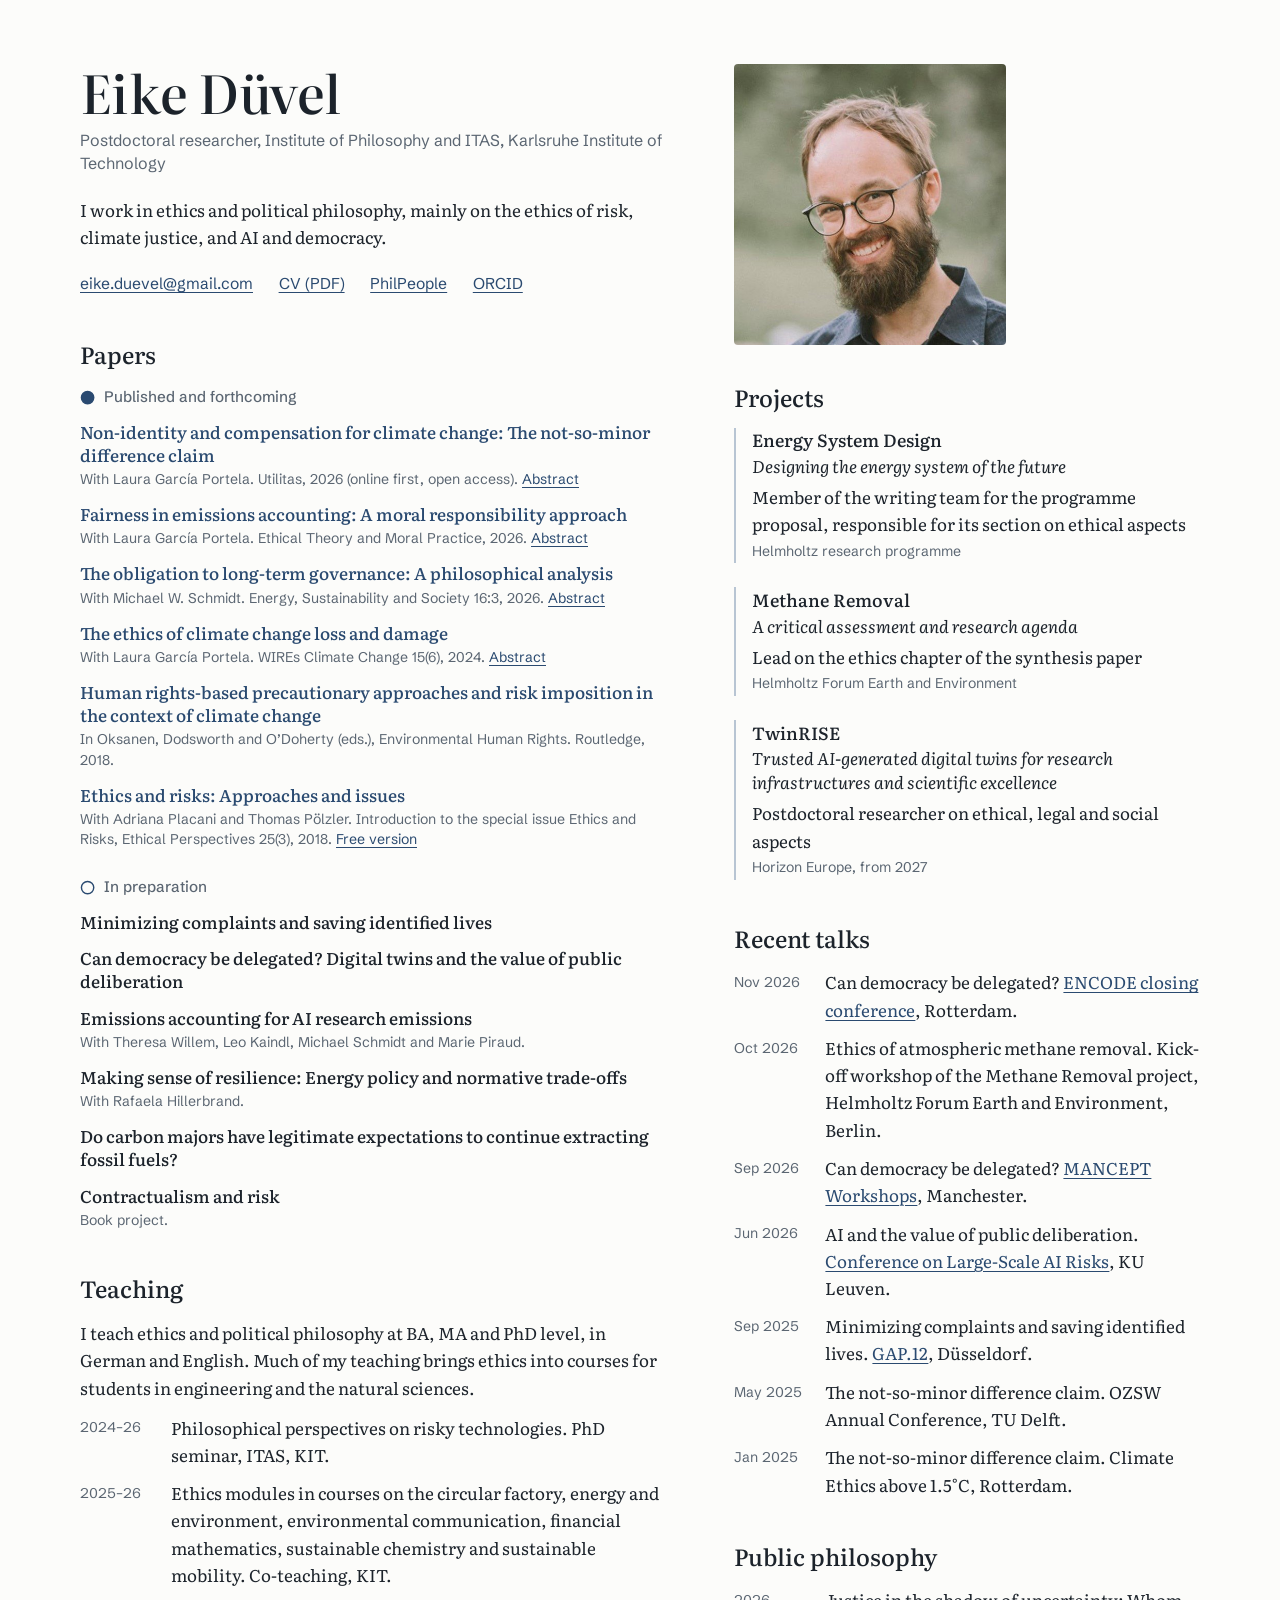
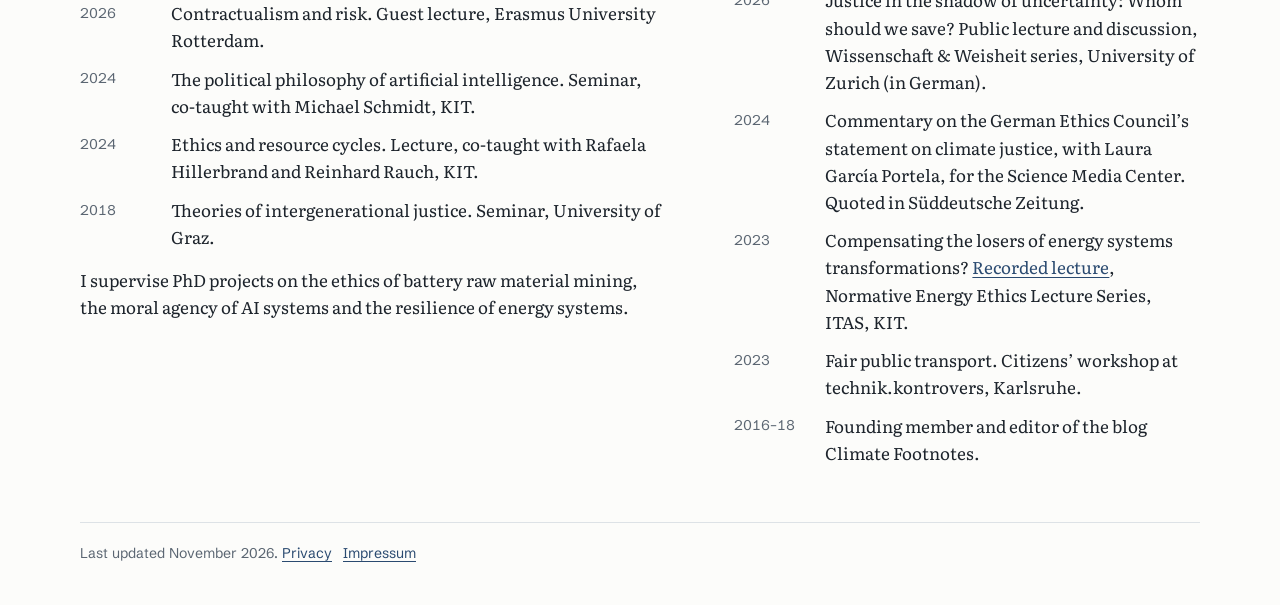
<file: index.html>
<!DOCTYPE html>
<html lang="en">
<head>
<meta charset="utf-8">
<meta name="viewport" content="width=device-width, initial-scale=1">
<title>Eike Düvel</title>
<meta name="description" content="Eike Düvel is a postdoctoral researcher in philosophy at the Karlsruhe Institute of Technology. He works in ethics and political philosophy, mainly on the ethics of risk, climate justice, and AI and democracy.">
<link rel="canonical" href="https://eikeduevel.com/">
<link rel="icon" href="favicon.svg" type="image/svg+xml">
<link rel="icon" href="favicon.ico" sizes="32x32">
<link rel="apple-touch-icon" href="apple-touch-icon.png">
<meta property="og:type" content="website">
<meta property="og:url" content="https://eikeduevel.com/">
<meta property="og:title" content="Eike Düvel">
<meta property="og:description" content="Postdoctoral researcher in philosophy at the Karlsruhe Institute of Technology, working on the ethics of risk, climate justice, and AI and democracy.">
<meta property="og:image" content="https://eikeduevel.com/og.jpg">
<meta property="og:image:width" content="1200">
<meta property="og:image:height" content="630">
<meta property="og:image:alt" content="Eike Düvel, with his name, affiliation and research areas">
<meta name="twitter:card" content="summary_large_image">
<link rel="stylesheet" href="fonts/fonts.css">
<style>
  :root {
    --paper: #fcfcfa;
    --ink: #1c232b;
    --muted: #5b6672;
    --line: #dde2e6;
    --storm: #2a4a70;
    --tint: #e9eff5;
    --todo: #fff4d6;
    --rule: #b8c5d3;
    --serif: "Literata", Georgia, "Times New Roman", serif;
    --sans: "Schibsted Grotesk", "Helvetica Neue", Arial, sans-serif;
  }
  @media (prefers-color-scheme: dark) {
    :root {
      --paper: #151a20;
      --ink: #e6e9ec;
      --muted: #9aa5b1;
      --line: #2c343d;
      --storm: #9dbbe0;
      --tint: #22303f;
      --todo: #4a3f1f;
      --rule: #3f4e5f;
    }
  }
  * { box-sizing: border-box; }
  html { -webkit-text-size-adjust: 100%; }
  body {
    margin: 0;
    background: var(--paper);
    color: var(--ink);
    font-family: var(--serif);
    font-size: 1.0625rem;
    line-height: 1.6;
    font-optical-sizing: auto;
  }
  a { color: var(--storm); text-decoration-thickness: 1px; text-underline-offset: 0.18em; }
  a:hover { text-decoration-thickness: 2px; }
  a:focus-visible { outline: 2px solid var(--storm); outline-offset: 3px; border-radius: 2px; }

  .page { max-width: 74rem; margin: 0 auto; padding: 4rem 2rem 2.5rem; }

  /* Two independent columns on wide screens */
  .cols {
    display: grid;
    grid-template-columns: minmax(0, 1.25fr) minmax(0, 1fr);
    column-gap: 4.5rem;
    align-items: start;
  }

  /* Intro */
  h1 {
    font-weight: 500;
    font-size: clamp(2.4rem, 4.4vw, 3.3rem);
    line-height: 1.05;
    letter-spacing: -0.01em;
    margin: 0 0 0.6rem;
    font-variation-settings: "opsz" 72;
  }
  .position { font-family: var(--sans); color: var(--muted); font-size: 1rem; margin: 0 0 1.3rem; line-height: 1.45; max-width: 38rem; }
  .summary { margin: 0 0 1.3rem; max-width: 38rem; }
  .links { display: flex; flex-wrap: wrap; gap: 0.4rem 1.6rem; margin: 0; padding: 0; list-style: none; font-family: var(--sans); font-size: 0.98rem; }

  .photo { margin: 0 0 2.4rem; }
  .photo img {
    display: block;
    width: 100%;
    max-width: 17rem;
    height: auto;
    aspect-ratio: 527 / 545;
    object-fit: cover;
    border-radius: 4px;
  }

  /* Sections */
  section { margin-top: 2.8rem; }
  .side > section:first-of-type { margin-top: 0; }
  h2 {
    font-weight: 500;
    font-size: 1.45rem;
    line-height: 1.2;
    margin: 0 0 1rem;
    font-variation-settings: "opsz" 36;
  }

  /* Paper status groups: the circle fills as a paper nears publication */
  .status {
    display: flex; align-items: center; gap: 0.55rem;
    font-family: var(--sans); font-weight: 500; font-size: 0.95rem;
    color: var(--muted);
    margin: 1.6rem 0 0.7rem;
  }
  h2 + .status { margin-top: 0; }
  .status svg { width: 0.95rem; height: 0.95rem; flex: none; }
  .status svg circle { stroke: var(--storm); }
  .status svg .fill { fill: var(--storm); }

  .entries { list-style: none; margin: 0; padding: 0; }
  .entries > li { margin: 0 0 0.85rem; }
  .entries > li:last-child { margin-bottom: 0; }
  .title { display: block; line-height: 1.35; font-weight: 500; }
  a.title { text-decoration: none; }
  a.title:hover { text-decoration: underline; }
  .meta { display: block; font-family: var(--sans); font-size: 0.88rem; color: var(--muted); line-height: 1.45; margin-top: 0.15rem; }
  .desc { display: block; margin-top: 0.15rem; }
  .subtitle { display: block; font-style: italic; line-height: 1.4; margin-top: 0.1rem; }
  .role { display: block; margin-top: 0.2rem; }
  .projects { list-style: none; margin: 0; padding: 0; }
  .projects > li { border-left: 2px solid var(--rule); padding: 0.05rem 0 0.15rem 1rem; margin: 0 0 1.5rem; }
  .projects > li:last-child { margin-bottom: 0; }
  .projects .title { font-size: 1.1rem; }
  .projects .role { margin-top: 0.35rem; }
  .projects .meta { margin-top: 0.2rem; }

  /* Fold-out abstracts without scripts: a visually hidden checkbox, toggled by its label */
  .abs-toggle {
    color: var(--storm); cursor: pointer;
    text-decoration: underline; text-decoration-thickness: 1px; text-underline-offset: 0.18em;
  }
  .abs-toggle:hover { text-decoration-thickness: 2px; }
  .abs-toggle .if-open { display: none; }
  .abs-check { position: absolute; width: 1px; height: 1px; margin: 0; opacity: 0; pointer-events: none; }
  li:has(.abs-check:checked) .abs-toggle .if-open { display: inline; }
  li:has(.abs-check:checked) .abs-toggle .if-closed { display: none; }
  li:has(.abs-check:focus-visible) .abs-toggle { outline: 2px solid var(--storm); outline-offset: 3px; border-radius: 2px; }
  .abstract { display: none; }
  .abs-check:checked + .abstract { display: block; }
  .abstract { margin: 0.5rem 0 0.6rem; padding-left: 0.9rem; border-left: 2px solid var(--rule); font-size: 0.95rem; line-height: 1.55; max-width: 40rem; }
  .abstract p { margin: 0 0 0.5rem; }
  .abstract p:last-child { margin-bottom: 0; }

  .plain { list-style: none; margin: 0; padding: 0; }
  .plain > li { margin: 0 0 0.7rem; }
  .plain > li:last-child { margin-bottom: 0; }
  .dated > li { display: grid; grid-template-columns: 4.8rem minmax(0, 1fr); column-gap: 0.9rem; }
  .when { font-family: var(--sans); font-size: 0.88rem; color: var(--muted); font-variant-numeric: tabular-nums; padding-top: 0.17rem; }

  p.note { margin: 0 0 0.8rem; }
  p.supervision { margin-top: 1rem; }
  p.note:last-child { margin-bottom: 0; }

  .todo { background: var(--todo); border-radius: 3px; padding: 0 0.25rem; font-style: italic; }

  footer { border-top: 1px solid var(--line); padding-top: 1.2rem; margin-top: 3.5rem; font-family: var(--sans); font-size: 0.88rem; color: var(--muted); }

  /* One column on narrow screens, in reading order */
  @media (max-width: 860px) {
    .page { padding: 2.5rem 1.4rem 2rem; }
    .cols { display: flex; flex-direction: column; }
    .main, .side { display: contents; }
    .photo { order: 1; margin-bottom: 1.6rem; }
    .photo img { max-width: 9rem; }
    .intro { order: 2; }
    #papers { order: 3; margin-top: 2.6rem; }
    #projects { order: 4; }
    #public { order: 5; }
    #teaching { order: 6; }
    #talks { order: 7; }
  }
</style>
</head>
<body>
<main class="page">
  <div class="cols">

    <div class="main">
      <header class="intro">
        <h1>Eike Düvel</h1>
        <p class="position">Postdoctoral researcher, Institute of Philosophy and ITAS, Karlsruhe Institute of Technology</p>
        <p class="summary">I work in ethics and political philosophy, mainly on the ethics of risk, climate justice, and AI and democracy.</p>
        <ul class="links">
          <li><a href="mailto:eike.duevel@gmail.com">eike.duevel@gmail.com</a></li>
          <li><a href="cv.pdf">CV (PDF)</a></li>
          <li><a href="https://philpeople.org/profiles/eike-duvel">PhilPeople</a></li>
          <li><a href="https://orcid.org/0000-0002-4798-3417">ORCID</a></li>
        </ul>
      </header>

      <section id="papers" aria-labelledby="h-papers">
        <h2 id="h-papers">Papers</h2>

        <h3 class="status">
          <svg viewBox="0 0 16 16" aria-hidden="true"><circle cx="8" cy="8" r="6.5" class="fill" stroke-width="1.5"/></svg>
          Published and forthcoming
        </h3>
        <ul class="entries">
          <li>
            <a class="title" href="https://doi.org/10.1017/S0953820826100612">Non-identity and compensation for climate change: The not-so-minor difference claim</a>
            <span class="meta">With Laura García Portela. Utilitas, 2026 (online first, open access). <label class="abs-toggle" for="abs-1"><span class="if-closed">Abstract</span><span class="if-open">Hide abstract</span></label></span>
            <input class="abs-check" type="checkbox" id="abs-1">
            <div class="abstract"><p>This paper examines the implications of the Non-Identity Problem (NIP) for real-world climate change-related duties, responding to Lukas Tank’s Minor Difference Claim. Tank argues that robust climate action (involving mitigation, adaptation, and compensation) is already required to respond to the foreseeable negative effects on individuals whose identities are fixed, so accepting (or “biting the bullet” on) the NIP makes only a minor difference to our climate change-related duties.</p><p>We challenge this view by arguing that accepting the NIP makes a not-so-minor difference for compensatory climate duties. First, it affects their extent. Second, it generates highly unequal compensatory claims both across individuals born at different times (intragenerational difference) and among those exposed to the same climate impacts at different times (intertemporal difference). We conclude that one must either accept these implications or develop a strategy to resolve or avoid the NIP.</p></div>
          </li>
          <li>
            <a class="title" href="https://doi.org/10.1007/s10677-026-10548-w">Fairness in emissions accounting: A moral responsibility approach</a>
            <span class="meta">With Laura García Portela. Ethical Theory and Moral Practice, 2026. <label class="abs-toggle" for="abs-2"><span class="if-closed">Abstract</span><span class="if-open">Hide abstract</span></label></span>
            <input class="abs-check" type="checkbox" id="abs-2">
            <div class="abstract"><p>In this paper we present a common approach to fair emissions accounting (Common Approach) and argue that it is misguided. Instead, we offer our Moral Responsibility Approach as an alternative. We argue that the primary consideration for choosing an emissions accounting mechanism from a fairness perspective ought to be who ought to take moral responsibility for emissions. We provide some criteria for moral responsibility in the context of climate change and present a moderate defense of CBEA as the mechanism that, on balance, best meets these criteria.</p></div>
          </li>
          <li>
            <a class="title" href="https://doi.org/10.1186/s13705-025-00560-w">The obligation to long-term governance: A philosophical analysis</a>
            <span class="meta">With Michael W. Schmidt. Energy, Sustainability and Society 16:3, 2026. <label class="abs-toggle" for="abs-3"><span class="if-closed">Abstract</span><span class="if-open">Hide abstract</span></label></span>
            <input class="abs-check" type="checkbox" id="abs-3">
            <div class="abstract"><p>Many of the problems currently facing our societies are long-term. Long-term problems are complex, often large-scale, and may require considerable planning and resources to avert undesirable outcomes in the (far) future. Consider issues such as climate change, nuclear waste disposal, and the sustainable management of ecosystems. The ability of a society to adequately address the most relevant problems depends on appropriate long-term governance, i.e., strategic, consistent, and coherent governance over an extended period of time. Serious obstacles are inherent in long-term governance. These include short election cycles, intergenerational trade-offs, and the uncertainties involved in long-term decision-making. Liberal democracies appear to encounter difficulties in providing adequate responses to pertinent long-term issues, such as climate change, due to the institutions’ current design, which primarily focuses on safeguarding the interests of the present generation. This paper introduces long-term governance as a distinct philosophical topic by defining it in relation to a novel perspective on long-term challenges. The paper defends an obligation to engage in long-term governance based on the basic rights of those who do not yet vote. This includes, in particular, an obligation to engage in research into long-term governance institutions.</p></div>
          </li>
          <li>
            <a class="title" href="https://doi.org/10.1002/wcc.910">The ethics of climate change loss and damage</a>
            <span class="meta">With Laura García Portela. WIREs Climate Change 15(6), 2024. <label class="abs-toggle" for="abs-4"><span class="if-closed">Abstract</span><span class="if-open">Hide abstract</span></label></span>
            <input class="abs-check" type="checkbox" id="abs-4">
            <div class="abstract"><p>In the last decade, the international community has become increasingly aware that some negative impacts of climate change cannot be prevented. During the COP19 in Warsaw in 2013, the parties who agreed to the Warsaw International Mechanism (WIM) acknowledged that there were already greater climate impacts than could be reduced by adaptation (UNFCCC, 2014). These impacts have been called “loss and damage”, and the policies and measures that deal with them are usually referred to as L&amp;D, or L&amp;D measures or policies. Since then, examples of loss and damage have unfortunately become abundant, but we lack a systematic approach to the ethical issues surrounding loss and damage. This article provides an overview of some of the ethical issues surrounding loss and damage in the context of climate change. We discuss what should count as loss and damage, how access to justice for loss and damage should be granted and their different rationale, as well as issues of noneconomic and nonanthropocentric loss and damage.</p></div>
          </li>
          <li>
            <a class="title" href="https://www.routledge.com/Environmental-Human-Rights-A-Political-Theory-Perspective/Oksanen-Dodsworth-ODoherty/p/book/9780367244637">Human rights-based precautionary approaches and risk imposition in the context of climate change</a>
            <span class="meta">In Oksanen, Dodsworth and O’Doherty (eds.), Environmental Human Rights. Routledge, 2018.</span>
          </li>
          <li>
            <a class="title" href="https://doi.org/10.2143/EP.25.3.3285421">Ethics and risks: Approaches and issues</a>
            <span class="meta">With Adriana Placani and Thomas Pölzler. Introduction to the special issue Ethics and Risks, Ethical Perspectives 25(3), 2018. <a href="https://hiw.kuleuven.be/ethical-perspectives/archived.articles/ep-25-3-full-issue.pdf/@@download/file/EP%2025(3)%20full%20issue.pdf">Free version</a></span>
          </li>
        </ul>

        <h3 class="status">
          <svg viewBox="0 0 16 16" aria-hidden="true"><circle cx="8" cy="8" r="6.5" fill="none" stroke-width="1.5"/></svg>
          In preparation
        </h3>
        <ul class="entries">
          <li><span class="title">Minimizing complaints and saving identified lives</span></li>
          <li><span class="title">Can democracy be delegated? Digital twins and the value of public deliberation</span></li>
          <li>
            <span class="title">Emissions accounting for AI research emissions</span>
            <span class="meta">With Theresa Willem, Leo Kaindl, Michael Schmidt and Marie Piraud.</span>
          </li>
          <li>
            <span class="title">Making sense of resilience: Energy policy and normative trade-offs</span>
            <span class="meta">With Rafaela Hillerbrand.</span>
          </li>
          <li><span class="title">Do carbon majors have legitimate expectations to continue extracting fossil fuels?</span></li>
          <li>
            <span class="title">Contractualism and risk</span>
            <span class="meta">Book project.</span>
          </li>
        </ul>
      </section>

      <section id="teaching" aria-labelledby="h-teaching">
        <h2 id="h-teaching">Teaching</h2>
        <p class="note">I teach ethics and political philosophy at BA, MA and PhD level, in German and English. Much of my teaching brings ethics into courses for students in engineering and the natural sciences.</p>
        <ul class="plain dated">
          <li><span class="when">2024–26</span><span>Philosophical perspectives on risky technologies. PhD seminar, ITAS, KIT.</span></li>
          <li><span class="when">2025–26</span><span>Ethics modules in courses on the circular factory, energy and environment, environmental communication, financial mathematics, sustainable chemistry and sustainable mobility. Co-teaching, KIT.</span></li>
          <li><span class="when">2026</span><span>Contractualism and risk. Guest lecture, Erasmus University Rotterdam.</span></li>
          <li><span class="when">2024</span><span>The political philosophy of artificial intelligence. Seminar, co-taught with Michael Schmidt, KIT.</span></li>
          <li><span class="when">2024</span><span>Ethics and resource cycles. Lecture, co-taught with Rafaela Hillerbrand and Reinhard Rauch, KIT.</span></li>
          <li><span class="when">2018</span><span>Theories of intergenerational justice. Seminar, University of Graz.</span></li>
        </ul>
        <p class="note supervision">I supervise PhD projects on the ethics of battery raw material mining, the moral agency of AI systems and the resilience of energy systems.</p>
      </section>
    </div>

    <div class="side">
      <figure class="photo">
        <img src="photo.jpg" alt="Portrait of Eike Düvel" width="527" height="545">
      </figure>

      <section id="projects" aria-labelledby="h-projects">
        <h2 id="h-projects">Projects</h2>
        <ul class="projects">
          <li>
            <span class="title">Energy System Design</span>
            <span class="subtitle">Designing the energy system of the future</span>
            <span class="role">Member of the writing team for the programme proposal, responsible for its section on ethical aspects</span>
            <span class="meta">Helmholtz research programme</span>
          </li>
          <li>
            <span class="title">Methane Removal</span>
            <span class="subtitle">A critical assessment and research agenda</span>
            <span class="role">Lead on the ethics chapter of the synthesis paper</span>
            <span class="meta">Helmholtz Forum Earth and Environment</span>
          </li>
          <li>
            <span class="title">TwinRISE</span>
            <span class="subtitle">Trusted AI-generated digital twins for research infrastructures and scientific excellence</span>
            <span class="role">Postdoctoral researcher on ethical, legal and social aspects</span>
            <span class="meta">Horizon Europe, from 2027</span>
          </li>
        </ul>
      </section>

      <section id="talks" aria-labelledby="h-talks">
        <h2 id="h-talks">Recent talks</h2>
        <ul class="plain dated">
          <li><span class="when">Nov 2026</span><span>Can democracy be delegated? <a href="https://www.eur.nl/en/esphil/events/encode-closing-conference-2026-11-11">ENCODE closing conference</a>, Rotterdam.</span></li>
          <li><span class="when">Oct 2026</span><span>Ethics of atmospheric methane removal. Kick-off workshop of the Methane Removal project, Helmholtz Forum Earth and Environment, Berlin.</span></li>
          <li><span class="when">Sep 2026</span><span>Can democracy be delegated? <a href="https://documents.manchester.ac.uk/display.aspx?DocID=79930">MANCEPT Workshops</a>, Manchester.</span></li>
          <li><span class="when">Jun 2026</span><span>AI and the value of public deliberation. <a href="https://lsair.eu/">Conference on Large-Scale AI Risks</a>, KU Leuven.</span></li>
          <li><span class="when">Sep 2025</span><span>Minimizing complaints and saving identified lives. <a href="https://gap12.de/">GAP.12</a>, Düsseldorf.</span></li>
          <li><span class="when">May 2025</span><span>The not-so-minor difference claim. OZSW Annual Conference, TU Delft.</span></li>
          <li><span class="when">Jan 2025</span><span>The not-so-minor difference claim. Climate Ethics above 1.5°C, Rotterdam.</span></li>
        </ul>
      </section>

      <section id="public" aria-labelledby="h-public">
        <h2 id="h-public">Public philosophy</h2>
        <ul class="plain dated">
          <li><span class="when">2026</span><span>Justice in the shadow of uncertainty: Whom should we save? Public lecture and discussion, Wissenschaft &amp; Weisheit series, University of Zurich (in German).</span></li>
          <li><span class="when">2024</span><span>Commentary on the German Ethics Council’s statement on climate justice, with Laura García Portela, for the Science Media Center. Quoted in Süddeutsche Zeitung.</span></li>
          <li><span class="when">2023</span><span>Compensating the losers of energy systems transformations? <a href="https://www.youtube.com/watch?v=ETUaFBecrCE">Recorded lecture</a>, Normative Energy Ethics Lecture Series, ITAS, KIT.</span></li>
          <li><span class="when">2023</span><span>Fair public transport. Citizens’ workshop at technik.kontrovers, Karlsruhe.</span></li>
          <li><span class="when">2016–18</span><span>Founding member and editor of the blog Climate Footnotes.</span></li>
        </ul>
      </section>
    </div>

  </div>
  <footer>Last updated November 2026. <a href="privacy.html">Privacy</a>&ensp; <a href="impressum.html">Impressum</a></footer>
</main>
<script>
  // Visitor counter (GoatCounter). Not loaded for visitors whose browser
  // sends a Do Not Track or Global Privacy Control signal.
  (function () {
    var dnt = navigator.doNotTrack === '1' || window.doNotTrack === '1';
    if (dnt || navigator.globalPrivacyControl === true) return;
    var s = document.createElement('script');
    s.async = true;
    s.src = 'https://gc.zgo.at/count.js';
    s.setAttribute('data-goatcounter', 'https://eikeduevel.goatcounter.com/count');
    document.body.appendChild(s);
  })();
</script>
</body>
</html>
</file>
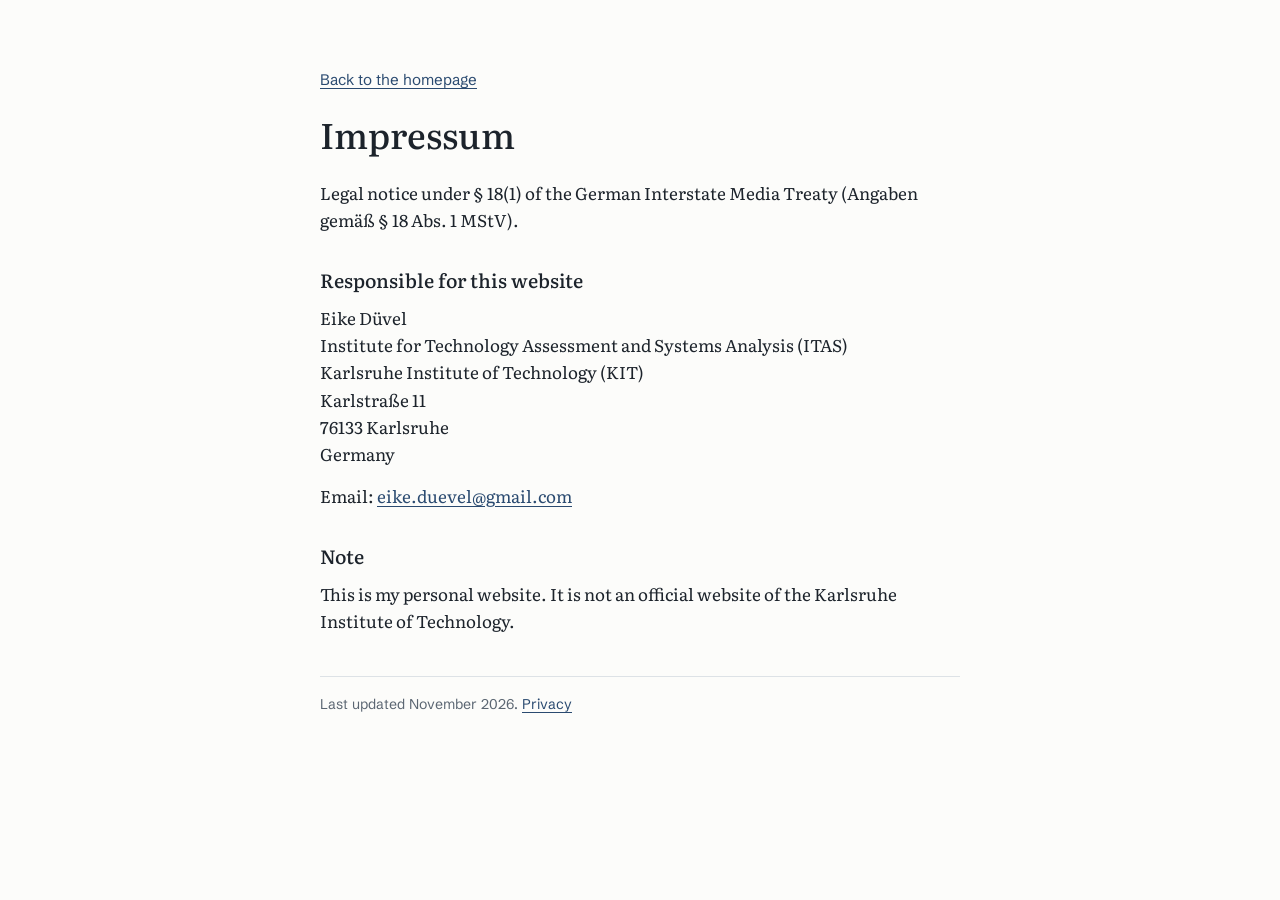
<file: impressum.html>
<!DOCTYPE html>
<html lang="en">
<head>
<meta charset="utf-8">
<meta name="viewport" content="width=device-width, initial-scale=1">
<title>Impressum, Eike Düvel</title>
<meta name="robots" content="noindex">
<link rel="stylesheet" href="fonts/fonts.css">
<style>
  :root { --paper: #fcfcfa; --ink: #1c232b; --muted: #5b6672; --line: #dde2e6; --storm: #2a4a70; }
  @media (prefers-color-scheme: dark) {
    :root { --paper: #151a20; --ink: #e6e9ec; --muted: #9aa5b1; --line: #2c343d; --storm: #9dbbe0; }
  }
  body { margin: 0; background: var(--paper); color: var(--ink); font-family: "Literata", Georgia, serif; font-size: 1.0625rem; line-height: 1.6; }
  main { max-width: 40rem; margin: 0 auto; padding: 4rem 1.6rem 3rem; }
  a { color: var(--storm); text-underline-offset: 0.18em; }
  .back { font-family: "Schibsted Grotesk", Arial, sans-serif; font-size: 0.95rem; }
  h1 { font-weight: 500; font-size: 2.2rem; line-height: 1.1; margin: 1.4rem 0 1.6rem; }
  h2 { font-weight: 500; font-size: 1.2rem; margin: 2rem 0 0.5rem; }
  p { margin: 0 0 0.9rem; }
  footer { border-top: 1px solid var(--line); margin-top: 2.6rem; padding-top: 1rem; font-family: "Schibsted Grotesk", Arial, sans-serif; font-size: 0.88rem; color: var(--muted); }
</style>
</head>
<body>
<main>
  <a class="back" href="./">Back to the homepage</a>
  <h1>Impressum</h1>
  <p>Legal notice under § 18(1) of the German Interstate Media Treaty (<span lang="de">Angaben gemäß § 18 Abs. 1 MStV</span>).</p>

  <h2>Responsible for this website</h2>
  <p>Eike Düvel<br>
  Institute for Technology Assessment and Systems Analysis (ITAS)<br>
  Karlsruhe Institute of Technology (KIT)<br>
  Karlstraße 11<br>
  76133 Karlsruhe<br>
  Germany</p>
  <p>Email: <a href="mailto:eike.duevel@gmail.com">eike.duevel@gmail.com</a></p>

  <h2>Note</h2>
  <p>This is my personal website. It is not an official website of the Karlsruhe Institute of Technology.</p>

  <footer>Last updated November 2026. <a href="privacy.html">Privacy</a></footer>
</main>
</body>
</html>
</file>
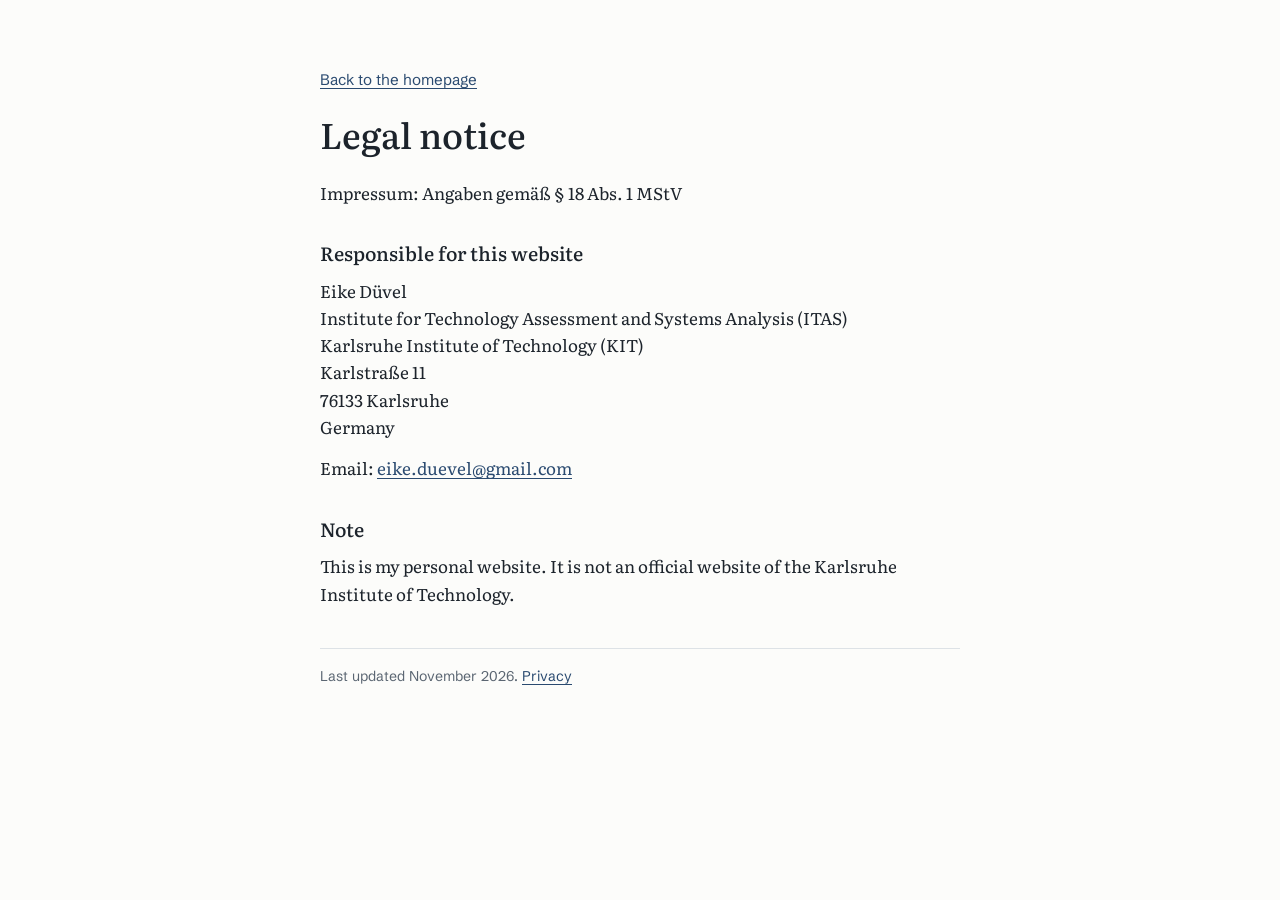
<file: legal.html>
<!DOCTYPE html>
<html lang="en">
<head>
<meta charset="utf-8">
<meta name="viewport" content="width=device-width, initial-scale=1">
<title>Legal notice, Eike Düvel</title>
<meta name="robots" content="noindex">
<link rel="stylesheet" href="fonts/fonts.css">
<style>
  :root { --paper: #fcfcfa; --ink: #1c232b; --muted: #5b6672; --line: #dde2e6; --storm: #2a4a70; }
  @media (prefers-color-scheme: dark) {
    :root { --paper: #151a20; --ink: #e6e9ec; --muted: #9aa5b1; --line: #2c343d; --storm: #9dbbe0; }
  }
  body { margin: 0; background: var(--paper); color: var(--ink); font-family: "Literata", Georgia, serif; font-size: 1.0625rem; line-height: 1.6; }
  main { max-width: 40rem; margin: 0 auto; padding: 4rem 1.6rem 3rem; }
  a { color: var(--storm); text-underline-offset: 0.18em; }
  .back { font-family: "Schibsted Grotesk", Arial, sans-serif; font-size: 0.95rem; }
  h1 { font-weight: 500; font-size: 2.2rem; line-height: 1.1; margin: 1.4rem 0 1.6rem; }
  h2 { font-weight: 500; font-size: 1.2rem; margin: 2rem 0 0.5rem; }
  p { margin: 0 0 0.9rem; }
  footer { border-top: 1px solid var(--line); margin-top: 2.6rem; padding-top: 1rem; font-family: "Schibsted Grotesk", Arial, sans-serif; font-size: 0.88rem; color: var(--muted); }
</style>
</head>
<body>
<main>
  <a class="back" href="./">Back to the homepage</a>
  <h1>Legal notice</h1>
  <p lang="de">Impressum: Angaben gemäß § 18 Abs. 1 MStV</p>

  <h2>Responsible for this website</h2>
  <p>Eike Düvel<br>
  Institute for Technology Assessment and Systems Analysis (ITAS)<br>
  Karlsruhe Institute of Technology (KIT)<br>
  Karlstraße 11<br>
  76133 Karlsruhe<br>
  Germany</p>
  <p>Email: <a href="mailto:eike.duevel@gmail.com">eike.duevel@gmail.com</a></p>

  <h2>Note</h2>
  <p>This is my personal website. It is not an official website of the Karlsruhe Institute of Technology.</p>

  <footer>Last updated November 2026. <a href="privacy.html">Privacy</a></footer>
</main>
</body>
</html>
</file>
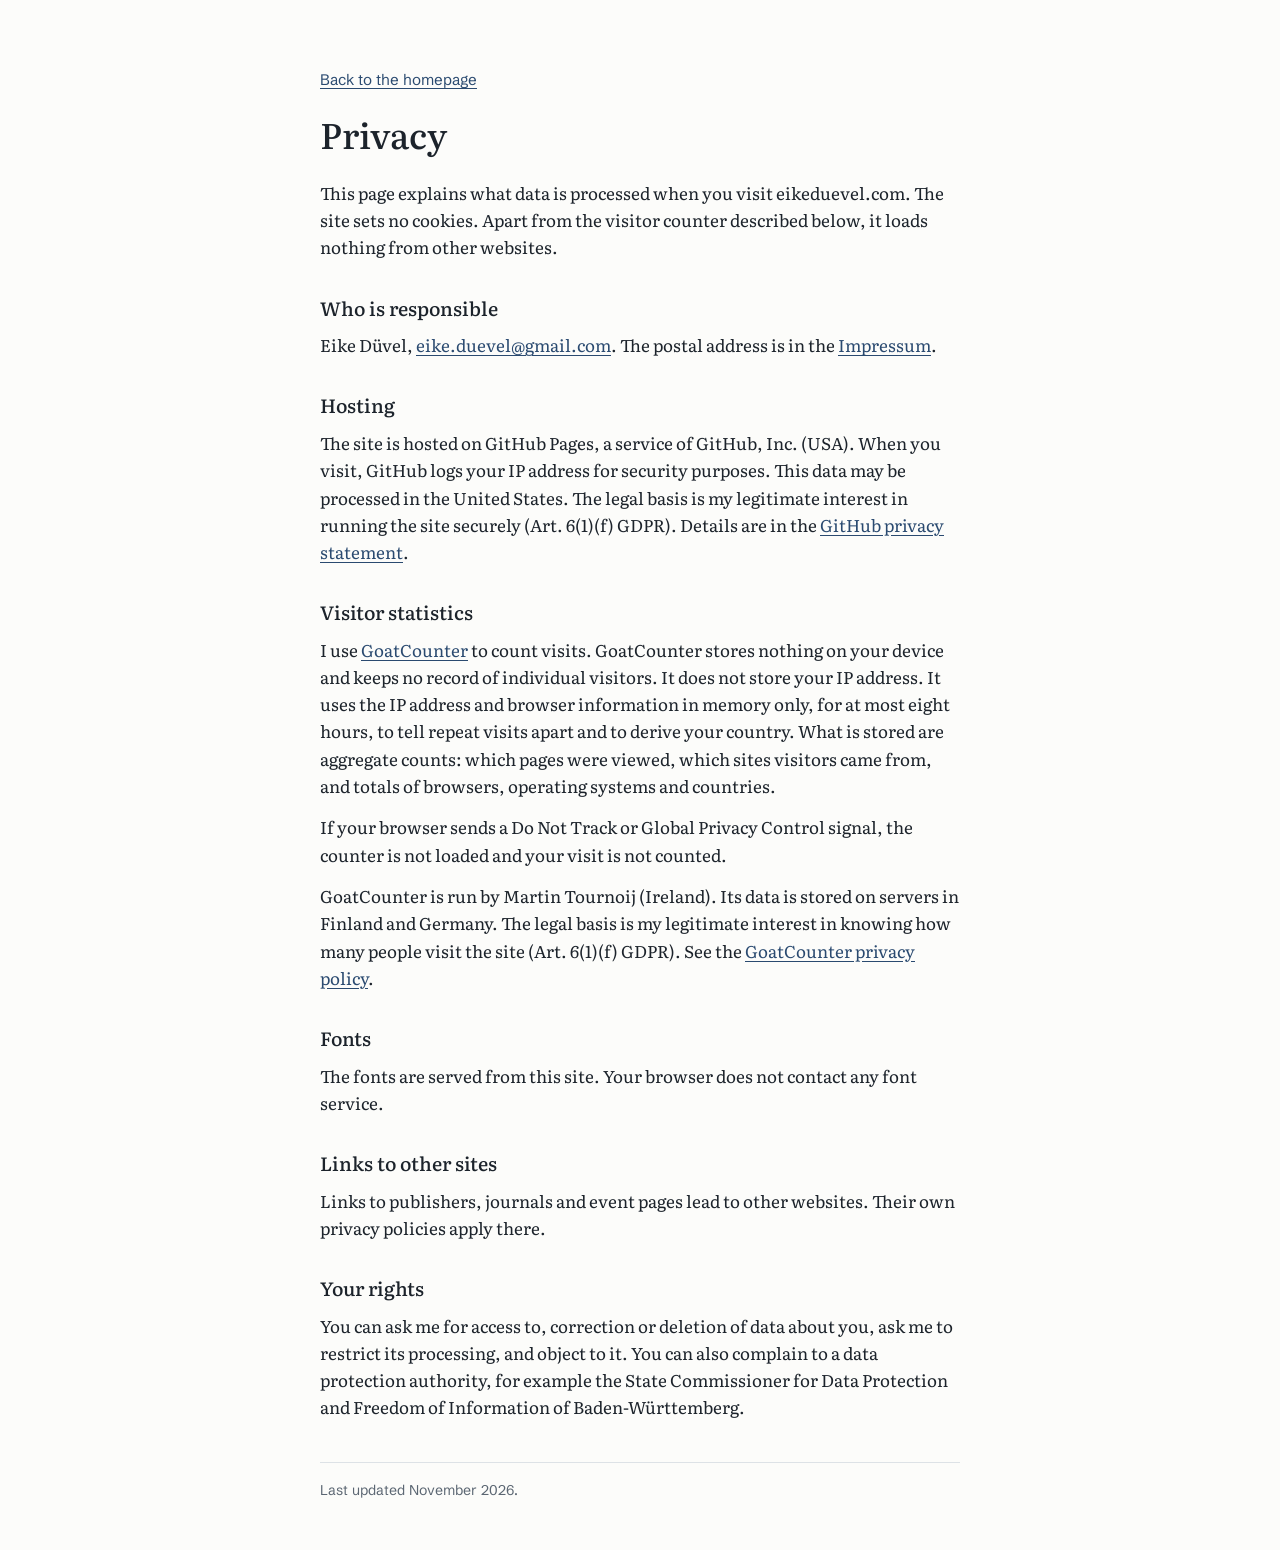
<file: privacy.html>
<!DOCTYPE html>
<html lang="en">
<head>
<meta charset="utf-8">
<meta name="viewport" content="width=device-width, initial-scale=1">
<title>Privacy, Eike Düvel</title>
<meta name="robots" content="noindex">
<link rel="stylesheet" href="fonts/fonts.css">
<style>
  :root { --paper: #fcfcfa; --ink: #1c232b; --muted: #5b6672; --line: #dde2e6; --storm: #2a4a70; }
  @media (prefers-color-scheme: dark) {
    :root { --paper: #151a20; --ink: #e6e9ec; --muted: #9aa5b1; --line: #2c343d; --storm: #9dbbe0; }
  }
  body { margin: 0; background: var(--paper); color: var(--ink); font-family: "Literata", Georgia, serif; font-size: 1.0625rem; line-height: 1.6; }
  main { max-width: 40rem; margin: 0 auto; padding: 4rem 1.6rem 3rem; }
  a { color: var(--storm); text-underline-offset: 0.18em; }
  .back { font-family: "Schibsted Grotesk", Arial, sans-serif; font-size: 0.95rem; }
  h1 { font-weight: 500; font-size: 2.2rem; line-height: 1.1; margin: 1.4rem 0 1.6rem; }
  h2 { font-weight: 500; font-size: 1.2rem; margin: 2rem 0 0.5rem; }
  p { margin: 0 0 0.9rem; }
  footer { border-top: 1px solid var(--line); margin-top: 2.6rem; padding-top: 1rem; font-family: "Schibsted Grotesk", Arial, sans-serif; font-size: 0.88rem; color: var(--muted); }
</style>
</head>
<body>
<main>
  <a class="back" href="./">Back to the homepage</a>
  <h1>Privacy</h1>

  <p>This page explains what data is processed when you visit eikeduevel.com. The site sets no cookies. Apart from the visitor counter described below, it loads nothing from other websites.</p>

  <h2>Who is responsible</h2>
  <p>Eike Düvel, <a href="mailto:eike.duevel@gmail.com">eike.duevel@gmail.com</a>. The postal address is in the <a href="impressum.html">Impressum</a>.</p>

  <h2>Hosting</h2>
  <p>The site is hosted on GitHub Pages, a service of GitHub, Inc. (USA). When you visit, GitHub logs your IP address for security purposes. This data may be processed in the United States. The legal basis is my legitimate interest in running the site securely (Art. 6(1)(f) GDPR). Details are in the <a href="https://docs.github.com/en/site-policy/privacy-policies/github-general-privacy-statement">GitHub privacy statement</a>.</p>

  <h2>Visitor statistics</h2>
  <p>I use <a href="https://www.goatcounter.com">GoatCounter</a> to count visits. GoatCounter stores nothing on your device and keeps no record of individual visitors. It does not store your IP address. It uses the IP address and browser information in memory only, for at most eight hours, to tell repeat visits apart and to derive your country. What is stored are aggregate counts: which pages were viewed, which sites visitors came from, and totals of browsers, operating systems and countries.</p>
  <p>If your browser sends a Do Not Track or Global Privacy Control signal, the counter is not loaded and your visit is not counted.</p>
  <p>GoatCounter is run by Martin Tournoij (Ireland). Its data is stored on servers in Finland and Germany. The legal basis is my legitimate interest in knowing how many people visit the site (Art. 6(1)(f) GDPR). See the <a href="https://www.goatcounter.com/help/privacy">GoatCounter privacy policy</a>.</p>

  <h2>Fonts</h2>
  <p>The fonts are served from this site. Your browser does not contact any font service.</p>

  <h2>Links to other sites</h2>
  <p>Links to publishers, journals and event pages lead to other websites. Their own privacy policies apply there.</p>

  <h2>Your rights</h2>
  <p>You can ask me for access to, correction or deletion of data about you, ask me to restrict its processing, and object to it. You can also complain to a data protection authority, for example the State Commissioner for Data Protection and Freedom of Information of Baden-Württemberg.</p>

  <footer>Last updated November 2026.</footer>
</main>
</body>
</html>
</file>
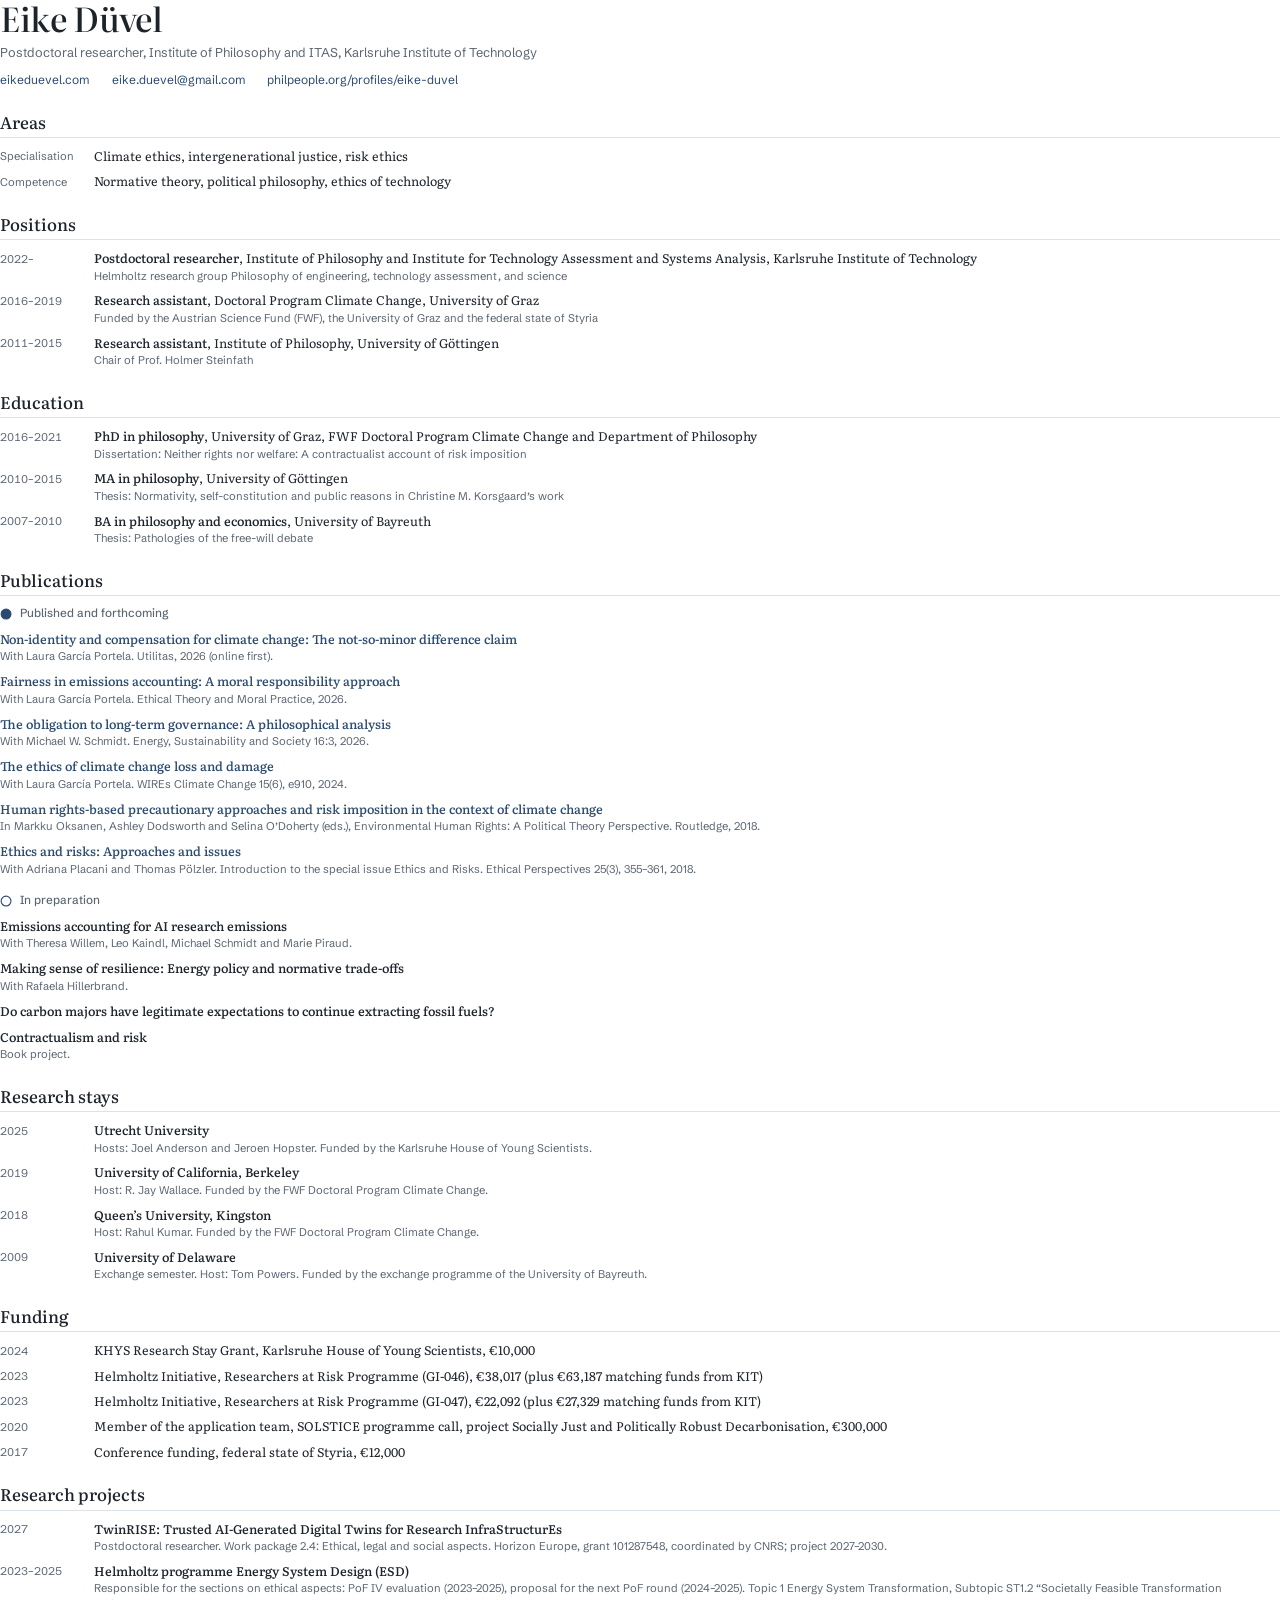
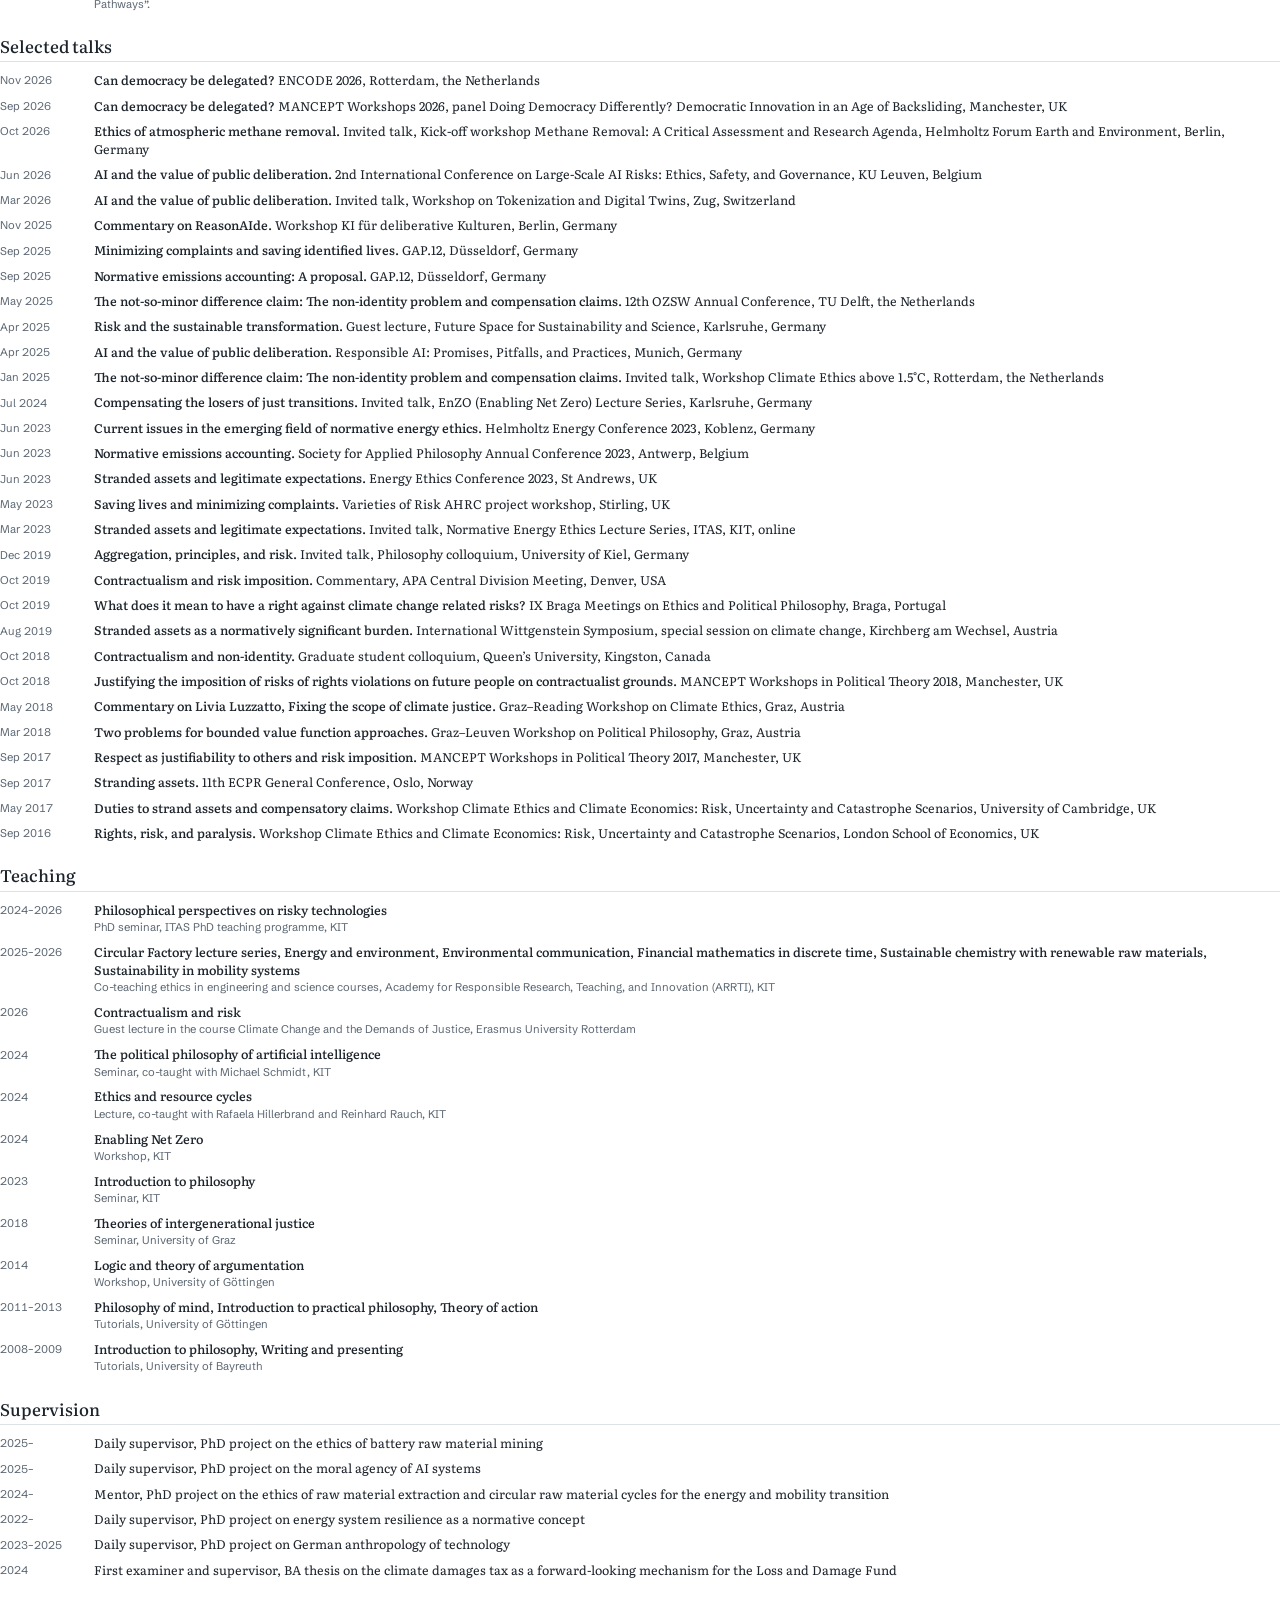
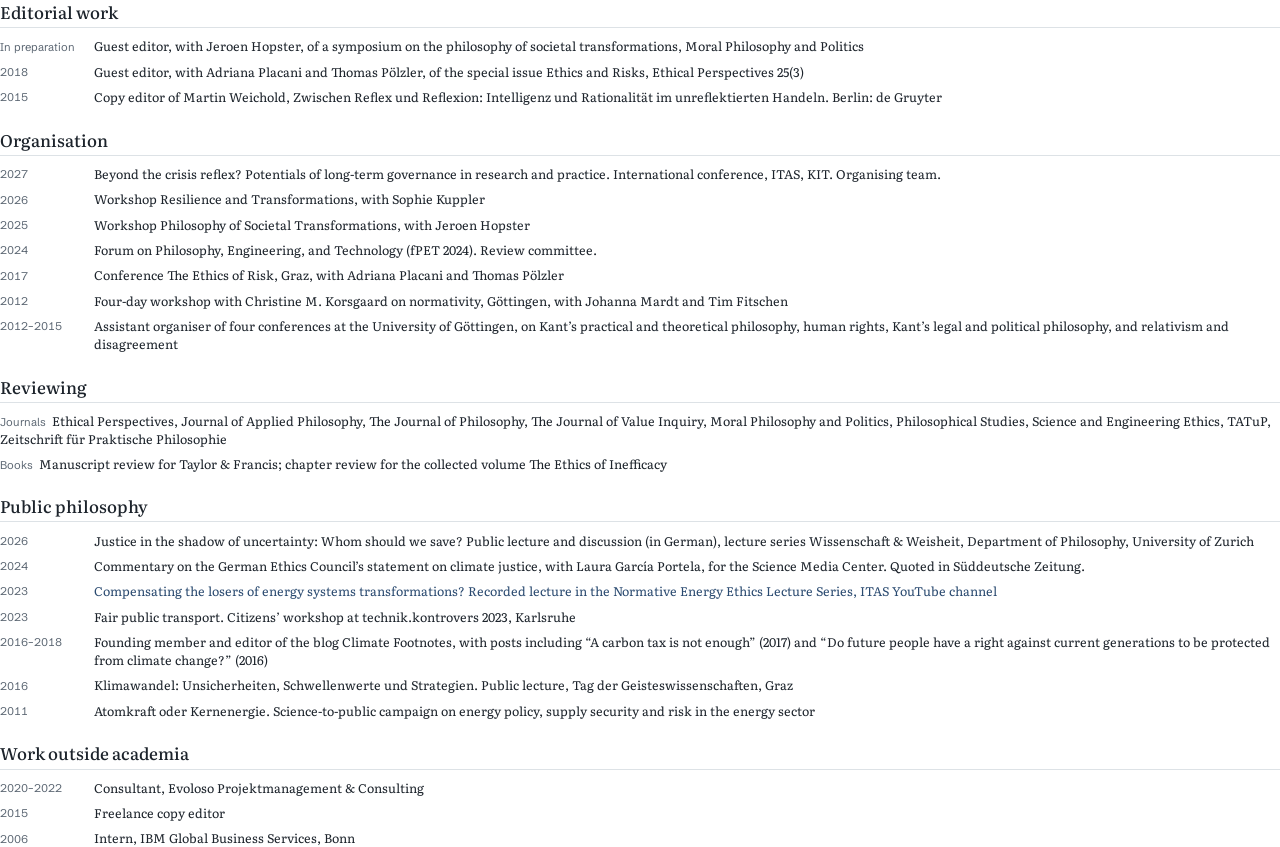
<file: _source/cv.html>
<!DOCTYPE html>
<html lang="en">
<head>
<meta charset="utf-8">
<title>Eike Düvel, curriculum vitae</title>
<link href="https://fonts.googleapis.com/css2?family=Literata:ital,opsz,wght@0,7..72,400..600;1,7..72,400&family=Schibsted+Grotesk:wght@400;500;600&display=swap" rel="stylesheet">
<style>
  :root {
    --ink: #1c232b;
    --muted: #5b6672;
    --line: #dde2e6;
    --storm: #2a4a70;
    --serif: "Literata", Georgia, serif;
    --sans: "Schibsted Grotesk", Arial, sans-serif;
  }
  @page { size: A4; margin: 18mm 20mm 20mm; }
  * { box-sizing: border-box; }
  html { -webkit-print-color-adjust: exact; print-color-adjust: exact; }
  body {
    margin: 0;
    color: var(--ink);
    font-family: var(--serif);
    font-size: 9.4pt;
    line-height: 1.45;
    font-optical-sizing: auto;
  }
  a { color: var(--storm); text-decoration: none; }

  header { margin-bottom: 6mm; }
  h1 {
    font-weight: 500;
    font-size: 25pt;
    line-height: 1.05;
    letter-spacing: -0.01em;
    margin: 0 0 2.2mm;
    font-variation-settings: "opsz" 72;
  }
  .position { font-family: var(--sans); color: var(--muted); font-size: 9.6pt; margin: 0 0 2.4mm; }
  .contact { font-family: var(--sans); font-size: 9pt; margin: 0; display: flex; flex-wrap: wrap; column-gap: 6mm; }

  section { margin-top: 6.2mm; }
  h2 {
    font-weight: 500;
    font-size: 12.5pt;
    line-height: 1.2;
    margin: 0 0 2.4mm;
    padding-bottom: 1.4mm;
    border-bottom: 0.6pt solid var(--line);
    font-variation-settings: "opsz" 36;
    break-after: avoid;
  }
  .note-under-heading { font-family: var(--sans); font-size: 8.4pt; color: var(--muted); margin: -1mm 0 2.4mm; }

  .rows { list-style: none; margin: 0; padding: 0; }
  .rows > li {
    display: grid;
    grid-template-columns: 21mm minmax(0, 1fr);
    column-gap: 4mm;
    margin: 0 0 1.9mm;
    break-inside: avoid;
  }
  .rows > li:last-child { margin-bottom: 0; }
  .when {
    font-family: var(--sans); font-size: 8.4pt; color: var(--muted);
    font-variant-numeric: tabular-nums; padding-top: 0.35mm;
  }
  .what { display: block; }
  .t { font-weight: 500; }
  .meta { display: block; font-family: var(--sans); font-size: 8.4pt; color: var(--muted); line-height: 1.4; margin-top: 0.3mm; }
  .mark { font-family: var(--sans); font-size: 8.4pt; color: var(--storm); }

  .status {
    display: flex; align-items: center; gap: 2mm;
    font-family: var(--sans); font-weight: 500; font-size: 8.8pt; color: var(--muted);
    margin: 4mm 0 2mm;
    break-after: avoid;
  }
  h2 + .status { margin-top: 0; }
  .status svg { width: 3.2mm; height: 3.2mm; flex: none; }
  .status svg circle { stroke: var(--storm); }
  .status svg .fill { fill: var(--storm); }
  .pubs { list-style: none; margin: 0; padding: 0; }
  .pubs > li { margin: 0 0 2mm; break-inside: avoid; }
  .pubs > li:last-child { margin-bottom: 0; }

  .block { margin: 0; }
  .block + .block { margin-top: 1.6mm; }
  .label { font-family: var(--sans); font-size: 8.4pt; color: var(--muted); }

  .referees { display: grid; grid-template-columns: repeat(3, minmax(0, 1fr)); column-gap: 6mm; row-gap: 3mm; }
  .referees p { margin: 0; break-inside: avoid; }
</style>
</head>
<body>
<header>
  <h1>Eike Düvel</h1>
  <p class="position">Postdoctoral researcher, Institute of Philosophy and ITAS, Karlsruhe Institute of Technology</p>
  <p class="contact">
    <a href="https://eikeduevel.com">eikeduevel.com</a>
    <a href="mailto:eike.duevel@gmail.com">eike.duevel@gmail.com</a>
    <a href="https://philpeople.org/profiles/eike-duvel">philpeople.org/profiles/eike-duvel</a>
  </p>
</header>
<section>
  <h2>Areas</h2>
  <ul class="rows">
    <li><span class="when">Specialisation</span><span class="what">Climate ethics, intergenerational justice, risk ethics</span></li>
    <li><span class="when">Competence</span><span class="what">Normative theory, political philosophy, ethics of technology</span></li>
  </ul>
</section>
<section>
  <h2>Positions</h2>
  <ul class="rows">
    <li><span class="when">2022–</span><span class="what"><span class="t">Postdoctoral researcher</span>, Institute of Philosophy and Institute for Technology Assessment and Systems Analysis, Karlsruhe Institute of Technology<span class="meta">Helmholtz research group Philosophy of engineering, technology assessment, and science</span></span></li>
    <li><span class="when">2016–2019</span><span class="what"><span class="t">Research assistant</span>, Doctoral Program Climate Change, University of Graz<span class="meta">Funded by the Austrian Science Fund (FWF), the University of Graz and the federal state of Styria</span></span></li>
    <li><span class="when">2011–2015</span><span class="what"><span class="t">Research assistant</span>, Institute of Philosophy, University of Göttingen<span class="meta">Chair of Prof. Holmer Steinfath</span></span></li>
  </ul>
</section>
<section>
  <h2>Education</h2>
  <ul class="rows">
    <li><span class="when">2016–2021</span><span class="what"><span class="t">PhD in philosophy</span>, University of Graz, FWF Doctoral Program Climate Change and Department of Philosophy<span class="meta">Dissertation: Neither rights nor welfare: A contractualist account of risk imposition</span></span></li>
    <li><span class="when">2010–2015</span><span class="what"><span class="t">MA in philosophy</span>, University of Göttingen<span class="meta">Thesis: Normativity, self-constitution and public reasons in Christine M. Korsgaard’s work</span></span></li>
    <li><span class="when">2007–2010</span><span class="what"><span class="t">BA in philosophy and economics</span>, University of Bayreuth<span class="meta">Thesis: Pathologies of the free-will debate</span></span></li>
  </ul>
</section>
<section>
  <h2>Publications</h2>
  <h3 class="status"><svg viewBox="0 0 16 16" aria-hidden="true"><circle cx="8" cy="8" r="6.5" class="fill" stroke-width="1.5"/></svg> Published and forthcoming</h3>
  <ul class="pubs">
<li><a class="t" href="https://doi.org/10.1017/S0953820826100612">Non-identity and compensation for climate change: The not-so-minor difference claim</a><span class="meta">With Laura García Portela. Utilitas, 2026 (online first).</span></li>
<li><a class="t" href="https://doi.org/10.1007/s10677-026-10548-w">Fairness in emissions accounting: A moral responsibility approach</a><span class="meta">With Laura García Portela. Ethical Theory and Moral Practice, 2026.</span></li>
<li><a class="t" href="https://doi.org/10.1186/s13705-025-00560-w">The obligation to long-term governance: A philosophical analysis</a><span class="meta">With Michael W. Schmidt. Energy, Sustainability and Society 16:3, 2026.</span></li>
<li><a class="t" href="https://doi.org/10.1002/wcc.910">The ethics of climate change loss and damage</a><span class="meta">With Laura García Portela. WIREs Climate Change 15(6), e910, 2024.</span></li>
<li><a class="t" href="https://www.routledge.com/Environmental-Human-Rights-A-Political-Theory-Perspective/Oksanen-Dodsworth-ODoherty/p/book/9780367244637">Human rights-based precautionary approaches and risk imposition in the context of climate change</a><span class="meta">In Markku Oksanen, Ashley Dodsworth and Selina O’Doherty (eds.), Environmental Human Rights: A Political Theory Perspective. Routledge, 2018.</span></li>
<li><a class="t" href="https://doi.org/10.2143/EP.25.3.3285421">Ethics and risks: Approaches and issues</a><span class="meta">With Adriana Placani and Thomas Pölzler. Introduction to the special issue Ethics and Risks. Ethical Perspectives 25(3), 355–361, 2018.</span></li>
  </ul>
  <h3 class="status"><svg viewBox="0 0 16 16" aria-hidden="true"><circle cx="8" cy="8" r="6.5" fill="none" stroke-width="1.5"/></svg> In preparation</h3>
  <ul class="pubs">
<li><span class="t">Emissions accounting for AI research emissions</span><span class="meta">With Theresa Willem, Leo Kaindl, Michael Schmidt and Marie Piraud.</span></li>
<li><span class="t">Making sense of resilience: Energy policy and normative trade-offs</span><span class="meta">With Rafaela Hillerbrand.</span></li>
<li><span class="t">Do carbon majors have legitimate expectations to continue extracting fossil fuels?</span></li>
<li><span class="t">Contractualism and risk</span><span class="meta">Book project.</span></li>
  </ul>
</section>
<section>
  <h2>Research stays</h2>
  <ul class="rows">
    <li><span class="when">2025</span><span class="what"><span class="t">Utrecht University</span><span class="meta">Hosts: Joel Anderson and Jeroen Hopster. Funded by the Karlsruhe House of Young Scientists.</span></span></li>
    <li><span class="when">2019</span><span class="what"><span class="t">University of California, Berkeley</span><span class="meta">Host: R. Jay Wallace. Funded by the FWF Doctoral Program Climate Change.</span></span></li>
    <li><span class="when">2018</span><span class="what"><span class="t">Queen’s University, Kingston</span><span class="meta">Host: Rahul Kumar. Funded by the FWF Doctoral Program Climate Change.</span></span></li>
    <li><span class="when">2009</span><span class="what"><span class="t">University of Delaware</span><span class="meta">Exchange semester. Host: Tom Powers. Funded by the exchange programme of the University of Bayreuth.</span></span></li>
  </ul>
</section>
<section>
  <h2>Funding</h2>
  <ul class="rows">
    <li><span class="when">2024</span><span class="what">KHYS Research Stay Grant, Karlsruhe House of Young Scientists, €10,000</span></li>
    <li><span class="when">2023</span><span class="what">Helmholtz Initiative, Researchers at Risk Programme (GI-046), €38,017 (plus €63,187 matching funds from KIT)</span></li>
    <li><span class="when">2023</span><span class="what">Helmholtz Initiative, Researchers at Risk Programme (GI-047), €22,092 (plus €27,329 matching funds from KIT)</span></li>
    <li><span class="when">2020</span><span class="what">Member of the application team, SOLSTICE programme call, project Socially Just and Politically Robust Decarbonisation, €300,000</span></li>
    <li><span class="when">2017</span><span class="what">Conference funding, federal state of Styria, €12,000</span></li>
  </ul>
</section>
<section>
  <h2>Research projects</h2>
  <ul class="rows">
    <li><span class="when">2027</span><span class="what"><span class="t">TwinRISE: Trusted AI-Generated Digital Twins for Research InfraStructurEs</span><span class="meta">Postdoctoral researcher. Work package 2.4: Ethical, legal and social aspects. Horizon Europe, grant 101287548, coordinated by CNRS; project 2027–2030.</span></span></li>
    <li><span class="when">2023–2025</span><span class="what"><span class="t">Helmholtz programme Energy System Design (ESD)</span><span class="meta">Responsible for the sections on ethical aspects: PoF IV evaluation (2023–2025), proposal for the next PoF round (2024–2025). Topic 1 Energy System Transformation, Subtopic ST1.2 “Societally Feasible Transformation Pathways”.</span></span></li>
  </ul>
</section>
<section>
  <h2>Selected talks</h2>
  <ul class="rows">
    <li><span class="when">Nov 2026</span><span class="what"><span class="t">Can democracy be delegated?</span> ENCODE 2026, Rotterdam, the Netherlands</span></li>
    <li><span class="when">Sep 2026</span><span class="what"><span class="t">Can democracy be delegated?</span> MANCEPT Workshops 2026, panel Doing Democracy Differently? Democratic Innovation in an Age of Backsliding, Manchester, UK</span></li>
    <li><span class="when">Oct 2026</span><span class="what"><span class="t">Ethics of atmospheric methane removal.</span> Invited talk, Kick-off workshop Methane Removal: A Critical Assessment and Research Agenda, Helmholtz Forum Earth and Environment, Berlin, Germany</span></li>
    <li><span class="when">Jun 2026</span><span class="what"><span class="t">AI and the value of public deliberation.</span> 2nd International Conference on Large-Scale AI Risks: Ethics, Safety, and Governance, KU Leuven, Belgium</span></li>
    <li><span class="when">Mar 2026</span><span class="what"><span class="t">AI and the value of public deliberation.</span> Invited talk, Workshop on Tokenization and Digital Twins, Zug, Switzerland</span></li>
    <li><span class="when">Nov 2025</span><span class="what"><span class="t">Commentary on ReasonAIde.</span> Workshop KI für deliberative Kulturen, Berlin, Germany</span></li>
    <li><span class="when">Sep 2025</span><span class="what"><span class="t">Minimizing complaints and saving identified lives.</span> GAP.12, Düsseldorf, Germany</span></li>
    <li><span class="when">Sep 2025</span><span class="what"><span class="t">Normative emissions accounting: A proposal.</span> GAP.12, Düsseldorf, Germany</span></li>
    <li><span class="when">May 2025</span><span class="what"><span class="t">The not-so-minor difference claim: The non-identity problem and compensation claims.</span> 12th OZSW Annual Conference, TU Delft, the Netherlands</span></li>
    <li><span class="when">Apr 2025</span><span class="what"><span class="t">Risk and the sustainable transformation.</span> Guest lecture, Future Space for Sustainability and Science, Karlsruhe, Germany</span></li>
    <li><span class="when">Apr 2025</span><span class="what"><span class="t">AI and the value of public deliberation.</span> Responsible AI: Promises, Pitfalls, and Practices, Munich, Germany</span></li>
    <li><span class="when">Jan 2025</span><span class="what"><span class="t">The not-so-minor difference claim: The non-identity problem and compensation claims.</span> Invited talk, Workshop Climate Ethics above 1.5°C, Rotterdam, the Netherlands</span></li>
    <li><span class="when">Jul 2024</span><span class="what"><span class="t">Compensating the losers of just transitions.</span> Invited talk, EnZO (Enabling Net Zero) Lecture Series, Karlsruhe, Germany</span></li>
    <li><span class="when">Jun 2023</span><span class="what"><span class="t">Current issues in the emerging field of normative energy ethics.</span> Helmholtz Energy Conference 2023, Koblenz, Germany</span></li>
    <li><span class="when">Jun 2023</span><span class="what"><span class="t">Normative emissions accounting.</span> Society for Applied Philosophy Annual Conference 2023, Antwerp, Belgium</span></li>
    <li><span class="when">Jun 2023</span><span class="what"><span class="t">Stranded assets and legitimate expectations.</span> Energy Ethics Conference 2023, St Andrews, UK</span></li>
    <li><span class="when">May 2023</span><span class="what"><span class="t">Saving lives and minimizing complaints.</span> Varieties of Risk AHRC project workshop, Stirling, UK</span></li>
    <li><span class="when">Mar 2023</span><span class="what"><span class="t">Stranded assets and legitimate expectations.</span> Invited talk, Normative Energy Ethics Lecture Series, ITAS, KIT, online</span></li>
    <li><span class="when">Dec 2019</span><span class="what"><span class="t">Aggregation, principles, and risk.</span> Invited talk, Philosophy colloquium, University of Kiel, Germany</span></li>
    <li><span class="when">Oct 2019</span><span class="what"><span class="t">Contractualism and risk imposition.</span> Commentary, APA Central Division Meeting, Denver, USA</span></li>
    <li><span class="when">Oct 2019</span><span class="what"><span class="t">What does it mean to have a right against climate change related risks?</span> IX Braga Meetings on Ethics and Political Philosophy, Braga, Portugal</span></li>
    <li><span class="when">Aug 2019</span><span class="what"><span class="t">Stranded assets as a normatively significant burden.</span> International Wittgenstein Symposium, special session on climate change, Kirchberg am Wechsel, Austria</span></li>
    <li><span class="when">Oct 2018</span><span class="what"><span class="t">Contractualism and non-identity.</span> Graduate student colloquium, Queen’s University, Kingston, Canada</span></li>
    <li><span class="when">Oct 2018</span><span class="what"><span class="t">Justifying the imposition of risks of rights violations on future people on contractualist grounds.</span> MANCEPT Workshops in Political Theory 2018, Manchester, UK</span></li>
    <li><span class="when">May 2018</span><span class="what"><span class="t">Commentary on Livia Luzzatto, Fixing the scope of climate justice.</span> Graz–Reading Workshop on Climate Ethics, Graz, Austria</span></li>
    <li><span class="when">Mar 2018</span><span class="what"><span class="t">Two problems for bounded value function approaches.</span> Graz–Leuven Workshop on Political Philosophy, Graz, Austria</span></li>
    <li><span class="when">Sep 2017</span><span class="what"><span class="t">Respect as justifiability to others and risk imposition.</span> MANCEPT Workshops in Political Theory 2017, Manchester, UK</span></li>
    <li><span class="when">Sep 2017</span><span class="what"><span class="t">Stranding assets.</span> 11th ECPR General Conference, Oslo, Norway</span></li>
    <li><span class="when">May 2017</span><span class="what"><span class="t">Duties to strand assets and compensatory claims.</span> Workshop Climate Ethics and Climate Economics: Risk, Uncertainty and Catastrophe Scenarios, University of Cambridge, UK</span></li>
    <li><span class="when">Sep 2016</span><span class="what"><span class="t">Rights, risk, and paralysis.</span> Workshop Climate Ethics and Climate Economics: Risk, Uncertainty and Catastrophe Scenarios, London School of Economics, UK</span></li>
  </ul>
</section>
<section>
  <h2>Teaching</h2>
  <ul class="rows">
    <li><span class="when">2024–2026</span><span class="what"><span class="t">Philosophical perspectives on risky technologies</span><span class="meta">PhD seminar, ITAS PhD teaching programme, KIT</span></span></li>
    <li><span class="when">2025–2026</span><span class="what"><span class="t">Circular Factory lecture series, Energy and environment, Environmental communication, Financial mathematics in discrete time, Sustainable chemistry with renewable raw materials, Sustainability in mobility systems</span><span class="meta">Co-teaching ethics in engineering and science courses, Academy for Responsible Research, Teaching, and Innovation (ARRTI), KIT</span></span></li>
    <li><span class="when">2026</span><span class="what"><span class="t">Contractualism and risk</span><span class="meta">Guest lecture in the course Climate Change and the Demands of Justice, Erasmus University Rotterdam</span></span></li>
    <li><span class="when">2024</span><span class="what"><span class="t">The political philosophy of artificial intelligence</span><span class="meta">Seminar, co-taught with Michael Schmidt, KIT</span></span></li>
    <li><span class="when">2024</span><span class="what"><span class="t">Ethics and resource cycles</span><span class="meta">Lecture, co-taught with Rafaela Hillerbrand and Reinhard Rauch, KIT</span></span></li>
    <li><span class="when">2024</span><span class="what"><span class="t">Enabling Net Zero</span><span class="meta">Workshop, KIT</span></span></li>
    <li><span class="when">2023</span><span class="what"><span class="t">Introduction to philosophy</span><span class="meta">Seminar, KIT</span></span></li>
    <li><span class="when">2018</span><span class="what"><span class="t">Theories of intergenerational justice</span><span class="meta">Seminar, University of Graz</span></span></li>
    <li><span class="when">2014</span><span class="what"><span class="t">Logic and theory of argumentation</span><span class="meta">Workshop, University of Göttingen</span></span></li>
    <li><span class="when">2011–2013</span><span class="what"><span class="t">Philosophy of mind, Introduction to practical philosophy, Theory of action</span><span class="meta">Tutorials, University of Göttingen</span></span></li>
    <li><span class="when">2008–2009</span><span class="what"><span class="t">Introduction to philosophy, Writing and presenting</span><span class="meta">Tutorials, University of Bayreuth</span></span></li>
  </ul>
</section>
<section>
  <h2>Supervision</h2>
  <ul class="rows">
    <li><span class="when">2025–</span><span class="what">Daily supervisor, PhD project on the ethics of battery raw material mining</span></li>
    <li><span class="when">2025–</span><span class="what">Daily supervisor, PhD project on the moral agency of AI systems</span></li>
    <li><span class="when">2024–</span><span class="what">Mentor, PhD project on the ethics of raw material extraction and circular raw material cycles for the energy and mobility transition</span></li>
    <li><span class="when">2022–</span><span class="what">Daily supervisor, PhD project on energy system resilience as a normative concept</span></li>
    <li><span class="when">2023–2025</span><span class="what">Daily supervisor, PhD project on German anthropology of technology</span></li>
    <li><span class="when">2024</span><span class="what">First examiner and supervisor, BA thesis on the climate damages tax as a forward-looking mechanism for the Loss and Damage Fund</span></li>
  </ul>
</section>
<section>
  <h2>Editorial work</h2>
  <ul class="rows">
    <li><span class="when">In preparation</span><span class="what">Guest editor, with Jeroen Hopster, of a symposium on the philosophy of societal transformations, Moral Philosophy and Politics</span></li>
    <li><span class="when">2018</span><span class="what">Guest editor, with Adriana Placani and Thomas Pölzler, of the special issue Ethics and Risks, Ethical Perspectives 25(3)</span></li>
    <li><span class="when">2015</span><span class="what">Copy editor of Martin Weichold, Zwischen Reflex und Reflexion: Intelligenz und Rationalität im unreflektierten Handeln. Berlin: de Gruyter</span></li>
  </ul>
</section>
<section>
  <h2>Organisation</h2>
  <ul class="rows">
    <li><span class="when">2027</span><span class="what">Beyond the crisis reflex? Potentials of long-term governance in research and practice. International conference, ITAS, KIT. Organising team.</span></li>
    <li><span class="when">2026</span><span class="what">Workshop Resilience and Transformations, with Sophie Kuppler</span></li>
    <li><span class="when">2025</span><span class="what">Workshop Philosophy of Societal Transformations, with Jeroen Hopster</span></li>
    <li><span class="when">2024</span><span class="what">Forum on Philosophy, Engineering, and Technology (fPET 2024). Review committee.</span></li>
    <li><span class="when">2017</span><span class="what">Conference The Ethics of Risk, Graz, with Adriana Placani and Thomas Pölzler</span></li>
    <li><span class="when">2012</span><span class="what">Four-day workshop with Christine M. Korsgaard on normativity, Göttingen, with Johanna Mardt and Tim Fitschen</span></li>
    <li><span class="when">2012–2015</span><span class="what">Assistant organiser of four conferences at the University of Göttingen, on Kant’s practical and theoretical philosophy, human rights, Kant’s legal and political philosophy, and relativism and disagreement</span></li>
  </ul>
</section>
<section>
  <h2>Reviewing</h2>
  <p class="block"><span class="label">Journals</span>&ensp;Ethical Perspectives, Journal of Applied Philosophy, The Journal of Philosophy, The Journal of Value Inquiry, Moral Philosophy and Politics, Philosophical Studies, Science and Engineering Ethics, TATuP, Zeitschrift für Praktische Philosophie</p>
  <p class="block"><span class="label">Books</span>&ensp;Manuscript review for Taylor &amp; Francis; chapter review for the collected volume The Ethics of Inefficacy</p>
</section>
<section>
  <h2>Public philosophy</h2>
  <ul class="rows">
    <li><span class="when">2026</span><span class="what">Justice in the shadow of uncertainty: Whom should we save? Public lecture and discussion (in German), lecture series Wissenschaft &amp; Weisheit, Department of Philosophy, University of Zurich</span></li>
    <li><span class="when">2024</span><span class="what">Commentary on the German Ethics Council’s statement on climate justice, with Laura García Portela, for the Science Media Center. Quoted in Süddeutsche Zeitung.</span></li>
    <li><span class="when">2023</span><span class="what"><a href="https://www.youtube.com/watch?v=ETUaFBecrCE">Compensating the losers of energy systems transformations? Recorded lecture in the Normative Energy Ethics Lecture Series, ITAS YouTube channel</a></span></li>
    <li><span class="when">2023</span><span class="what">Fair public transport. Citizens’ workshop at technik.kontrovers 2023, Karlsruhe</span></li>
    <li><span class="when">2016–2018</span><span class="what">Founding member and editor of the blog Climate Footnotes, with posts including “A carbon tax is not enough” (2017) and “Do future people have a right against current generations to be protected from climate change?” (2016)</span></li>
    <li><span class="when">2016</span><span class="what">Klimawandel: Unsicherheiten, Schwellenwerte und Strategien. Public lecture, Tag der Geisteswissenschaften, Graz</span></li>
    <li><span class="when">2011</span><span class="what">Atomkraft oder Kernenergie. Science-to-public campaign on energy policy, supply security and risk in the energy sector</span></li>
  </ul>
</section>
<section>
  <h2>Work outside academia</h2>
  <ul class="rows">
    <li><span class="when">2020–2022</span><span class="what">Consultant, Evoloso Projektmanagement &amp; Consulting</span></li>
    <li><span class="when">2015</span><span class="what">Freelance copy editor</span></li>
    <li><span class="when">2006</span><span class="what">Intern, IBM Global Business Services, Bonn</span></li>
  </ul>
</section>
</body>
</html>
</file>
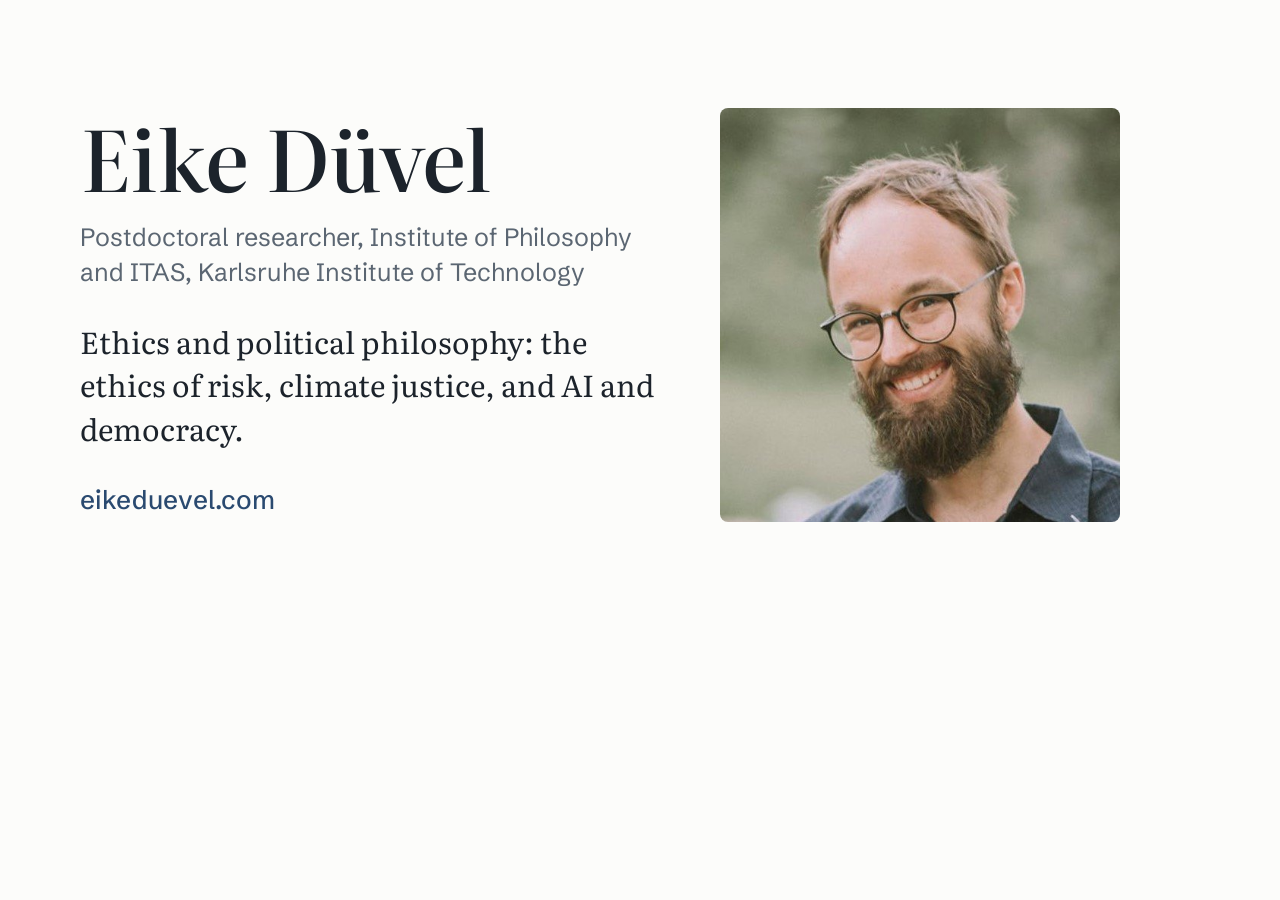
<file: _source/og.html>
<!DOCTYPE html>
<html lang="en"><head><meta charset="utf-8">
<link rel="stylesheet" href="../fonts/fonts.css">
<style>
  html, body { margin: 0; width: 1200px; height: 630px; background: #fcfcfa; color: #1c232b; }
  .card { display: grid; grid-template-columns: 1fr 400px; column-gap: 64px; align-items: center; height: 630px; padding: 0 80px; box-sizing: border-box; }
  h1 { font-family: "Literata", serif; font-weight: 500; font-size: 84px; line-height: 1; letter-spacing: -0.01em; margin: 0 0 22px; font-variation-settings: "opsz" 72; }
  .aff { font-family: "Schibsted Grotesk", sans-serif; font-size: 25px; line-height: 1.4; color: #5b6672; margin: 0 0 30px; }
  .blurb { font-family: "Literata", serif; font-size: 30px; line-height: 1.45; margin: 0 0 34px; }
  .url { font-family: "Schibsted Grotesk", sans-serif; font-weight: 500; font-size: 26px; color: #2a4a70; margin: 0; }
  img { width: 400px; height: 414px; object-fit: cover; border-radius: 8px; display: block; }
</style></head>
<body><div class="card">
  <div>
    <h1>Eike Düvel</h1>
    <p class="aff">Postdoctoral researcher, Institute of Philosophy and ITAS, Karlsruhe Institute of Technology</p>
    <p class="blurb">Ethics and political philosophy: the ethics of risk, climate justice, and AI and democracy.</p>
    <p class="url">eikeduevel.com</p>
  </div>
  <img src="../photo.jpg" alt="">
</div></body></html>
</file>
<file: fonts/fonts.css>
/* Literata and Schibsted Grotesk (SIL Open Font License), served locally. */
/* latin-ext */
@font-face {
  font-family: 'Literata';
  font-style: italic;
  font-weight: 400;
  font-display: swap;
  src: url(literata-italic-latin-ext.woff2) format('woff2');
  unicode-range: U+0100-02BA, U+02BD-02C5, U+02C7-02CC, U+02CE-02D7, U+02DD-02FF, U+0304, U+0308, U+0329, U+1D00-1DBF, U+1E00-1E9F, U+1EF2-1EFF, U+2020, U+20A0-20AB, U+20AD-20C4, U+2113, U+2C60-2C7F, U+A720-A7FF;
}
/* latin */
@font-face {
  font-family: 'Literata';
  font-style: italic;
  font-weight: 400;
  font-display: swap;
  src: url(literata-italic-latin.woff2) format('woff2');
  unicode-range: U+0000-00FF, U+0131, U+0152-0153, U+02BB-02BC, U+02C6, U+02DA, U+02DC, U+0304, U+0308, U+0329, U+2000-206F, U+20AC, U+2122, U+2191, U+2193, U+2212, U+2215, U+FEFF, U+FFFD;
}
/* latin-ext */
@font-face {
  font-family: 'Literata';
  font-style: normal;
  font-weight: 400 600;
  font-display: swap;
  src: url(literata-normal-latin-ext.woff2) format('woff2');
  unicode-range: U+0100-02BA, U+02BD-02C5, U+02C7-02CC, U+02CE-02D7, U+02DD-02FF, U+0304, U+0308, U+0329, U+1D00-1DBF, U+1E00-1E9F, U+1EF2-1EFF, U+2020, U+20A0-20AB, U+20AD-20C4, U+2113, U+2C60-2C7F, U+A720-A7FF;
}
/* latin */
@font-face {
  font-family: 'Literata';
  font-style: normal;
  font-weight: 400 600;
  font-display: swap;
  src: url(literata-normal-latin.woff2) format('woff2');
  unicode-range: U+0000-00FF, U+0131, U+0152-0153, U+02BB-02BC, U+02C6, U+02DA, U+02DC, U+0304, U+0308, U+0329, U+2000-206F, U+20AC, U+2122, U+2191, U+2193, U+2212, U+2215, U+FEFF, U+FFFD;
}
/* latin-ext */
@font-face {
  font-family: 'Schibsted Grotesk';
  font-style: normal;
  font-weight: 400;
  font-display: swap;
  src: url(schibsted-grotesk-normal-latin-ext.woff2) format('woff2');
  unicode-range: U+0100-02BA, U+02BD-02C5, U+02C7-02CC, U+02CE-02D7, U+02DD-02FF, U+0304, U+0308, U+0329, U+1D00-1DBF, U+1E00-1E9F, U+1EF2-1EFF, U+2020, U+20A0-20AB, U+20AD-20C4, U+2113, U+2C60-2C7F, U+A720-A7FF;
}
/* latin */
@font-face {
  font-family: 'Schibsted Grotesk';
  font-style: normal;
  font-weight: 400;
  font-display: swap;
  src: url(schibsted-grotesk-normal-latin.woff2) format('woff2');
  unicode-range: U+0000-00FF, U+0131, U+0152-0153, U+02BB-02BC, U+02C6, U+02DA, U+02DC, U+0304, U+0308, U+0329, U+2000-206F, U+20AC, U+2122, U+2191, U+2193, U+2212, U+2215, U+FEFF, U+FFFD;
}
/* latin-ext */
@font-face {
  font-family: 'Schibsted Grotesk';
  font-style: normal;
  font-weight: 500;
  font-display: swap;
  src: url(schibsted-grotesk-normal-latin-ext.woff2) format('woff2');
  unicode-range: U+0100-02BA, U+02BD-02C5, U+02C7-02CC, U+02CE-02D7, U+02DD-02FF, U+0304, U+0308, U+0329, U+1D00-1DBF, U+1E00-1E9F, U+1EF2-1EFF, U+2020, U+20A0-20AB, U+20AD-20C4, U+2113, U+2C60-2C7F, U+A720-A7FF;
}
/* latin */
@font-face {
  font-family: 'Schibsted Grotesk';
  font-style: normal;
  font-weight: 500;
  font-display: swap;
  src: url(schibsted-grotesk-normal-latin.woff2) format('woff2');
  unicode-range: U+0000-00FF, U+0131, U+0152-0153, U+02BB-02BC, U+02C6, U+02DA, U+02DC, U+0304, U+0308, U+0329, U+2000-206F, U+20AC, U+2122, U+2191, U+2193, U+2212, U+2215, U+FEFF, U+FFFD;
}
/* latin-ext */
@font-face {
  font-family: 'Schibsted Grotesk';
  font-style: normal;
  font-weight: 600;
  font-display: swap;
  src: url(schibsted-grotesk-normal-latin-ext.woff2) format('woff2');
  unicode-range: U+0100-02BA, U+02BD-02C5, U+02C7-02CC, U+02CE-02D7, U+02DD-02FF, U+0304, U+0308, U+0329, U+1D00-1DBF, U+1E00-1E9F, U+1EF2-1EFF, U+2020, U+20A0-20AB, U+20AD-20C4, U+2113, U+2C60-2C7F, U+A720-A7FF;
}
/* latin */
@font-face {
  font-family: 'Schibsted Grotesk';
  font-style: normal;
  font-weight: 600;
  font-display: swap;
  src: url(schibsted-grotesk-normal-latin.woff2) format('woff2');
  unicode-range: U+0000-00FF, U+0131, U+0152-0153, U+02BB-02BC, U+02C6, U+02DA, U+02DC, U+0304, U+0308, U+0329, U+2000-206F, U+20AC, U+2122, U+2191, U+2193, U+2212, U+2215, U+FEFF, U+FFFD;
}
</file>
